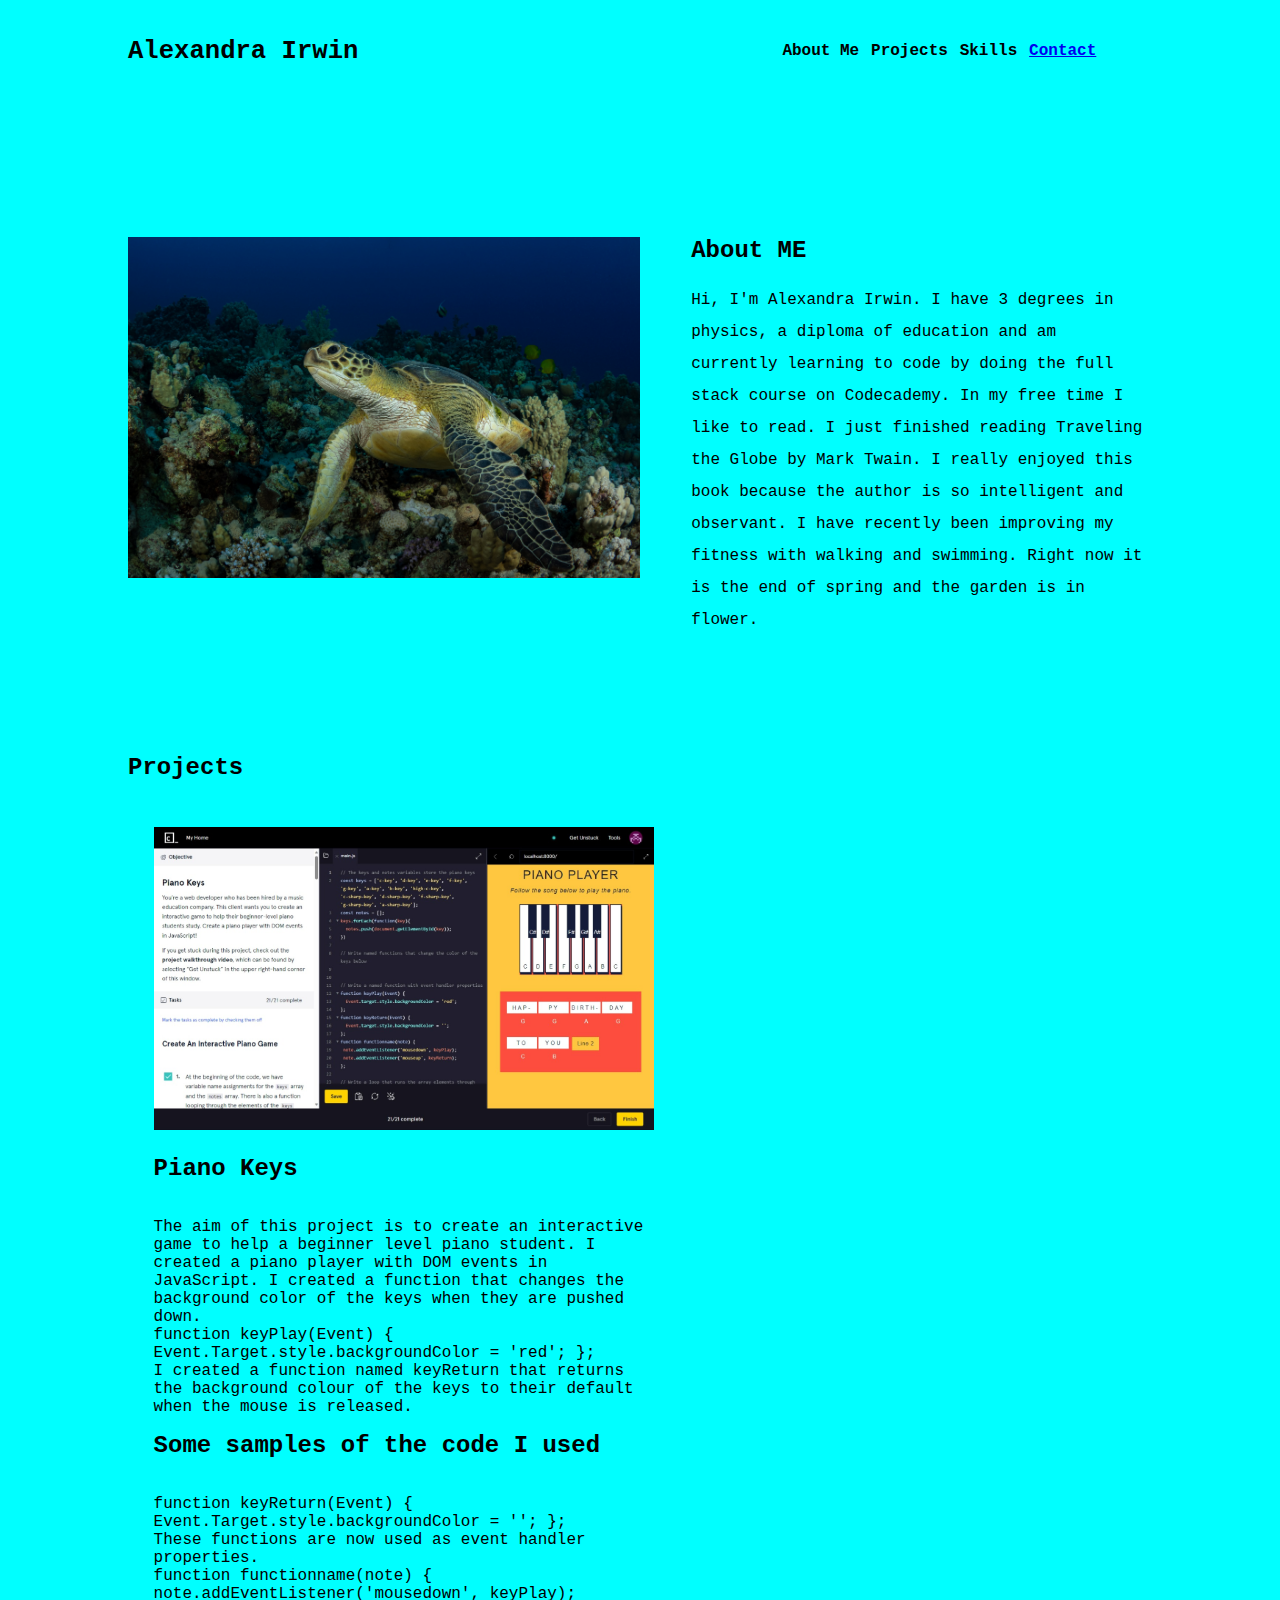
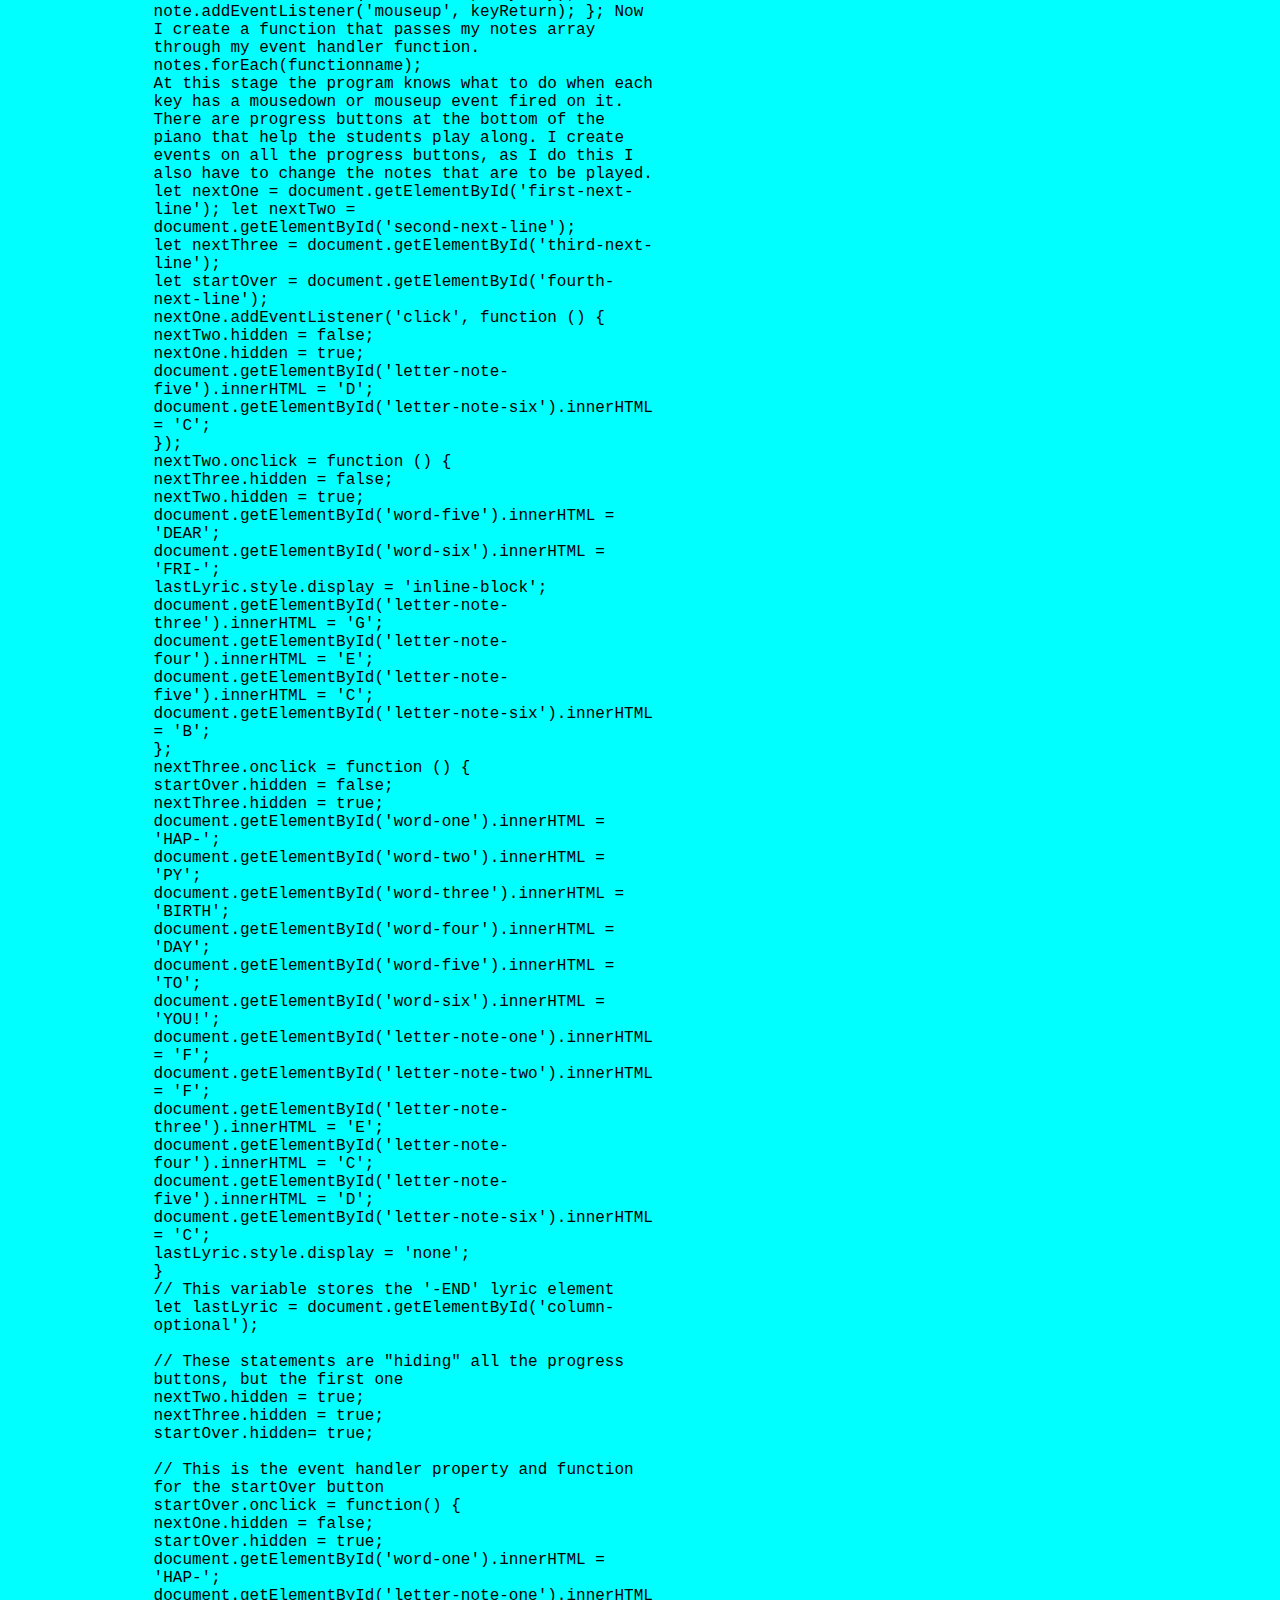
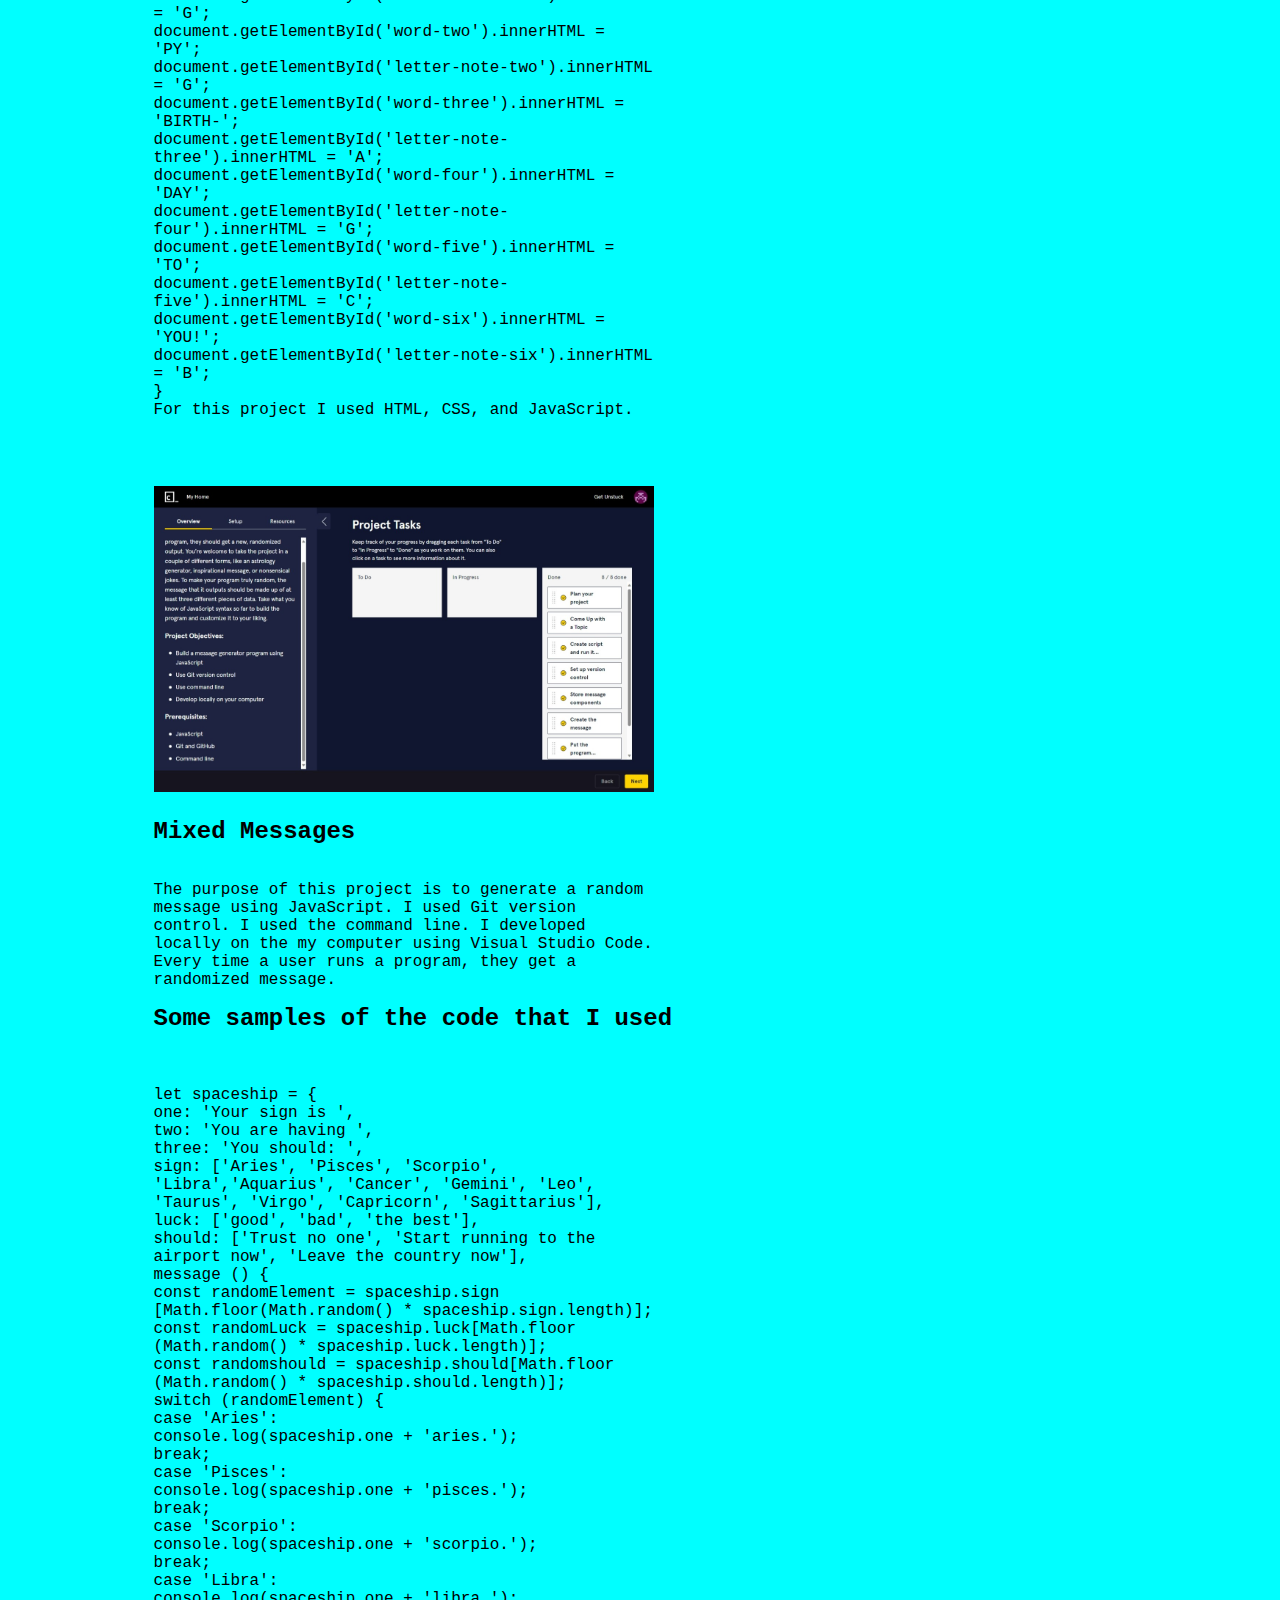
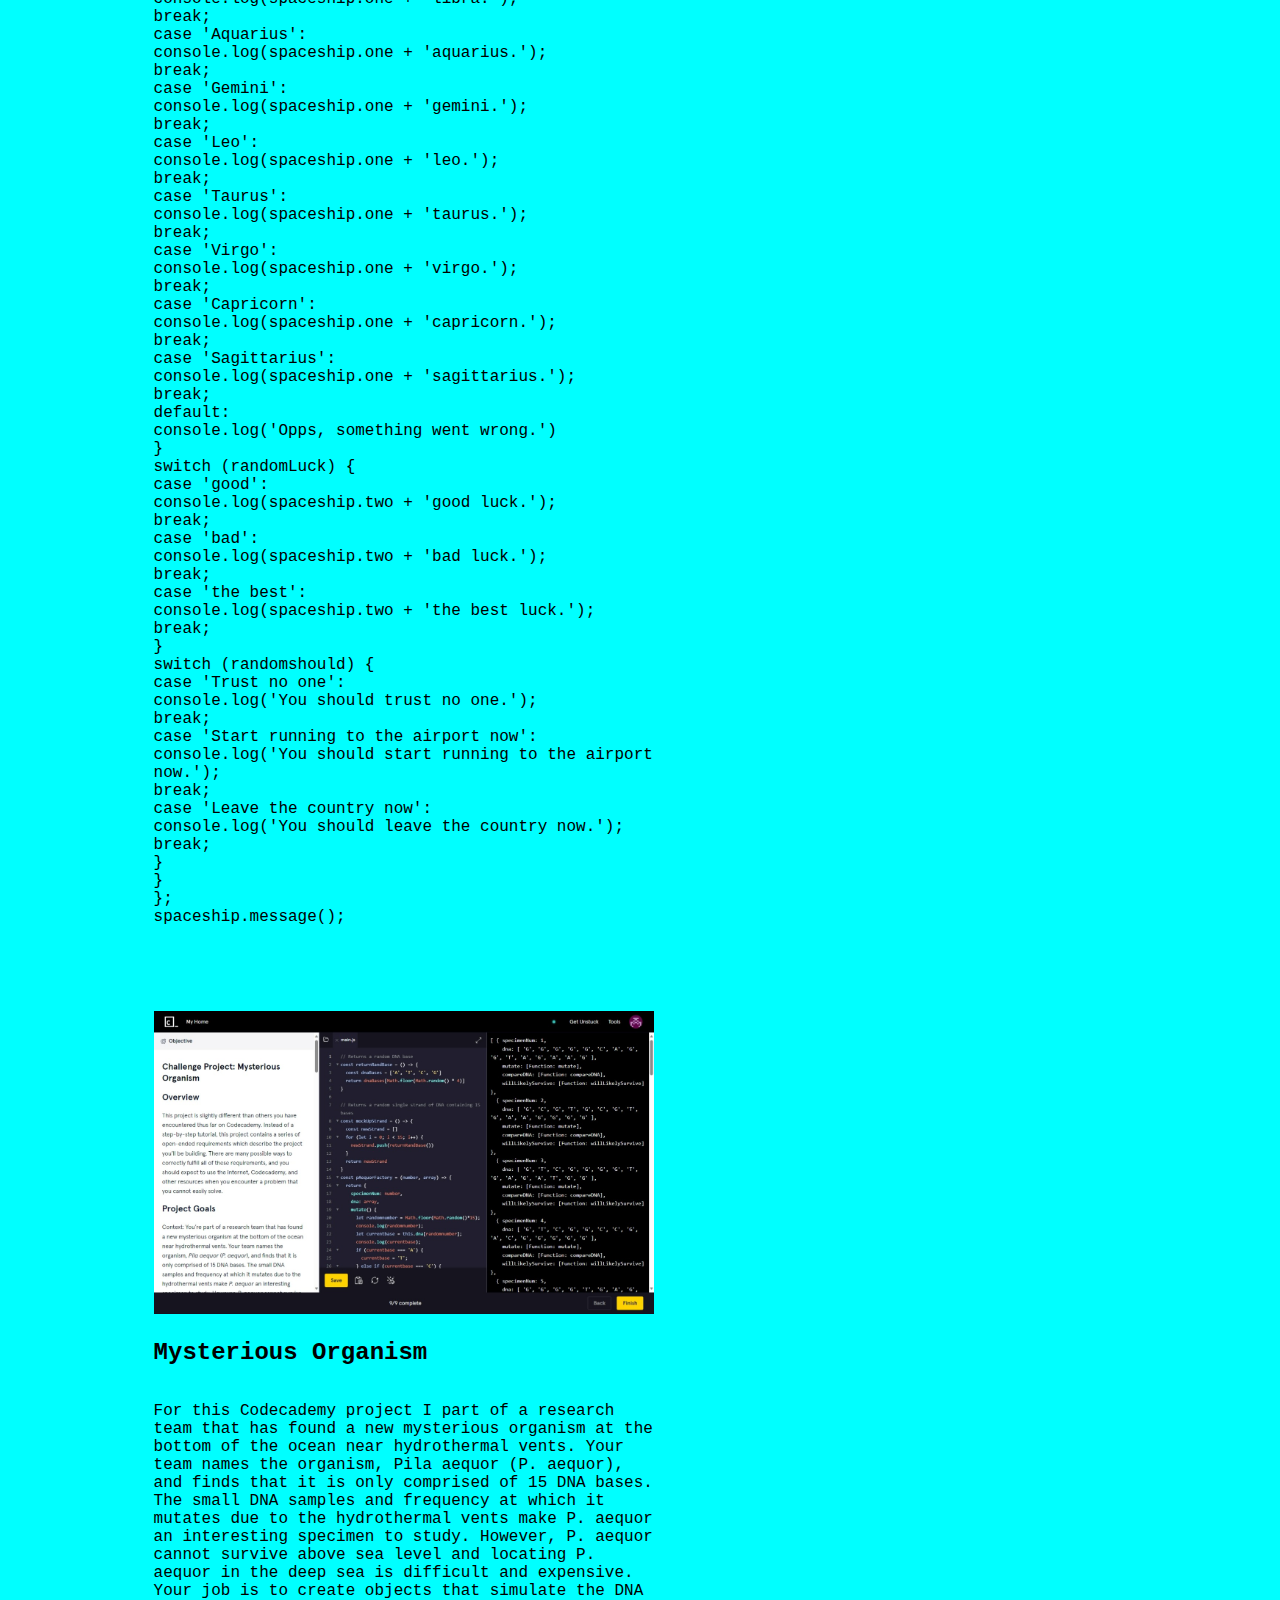
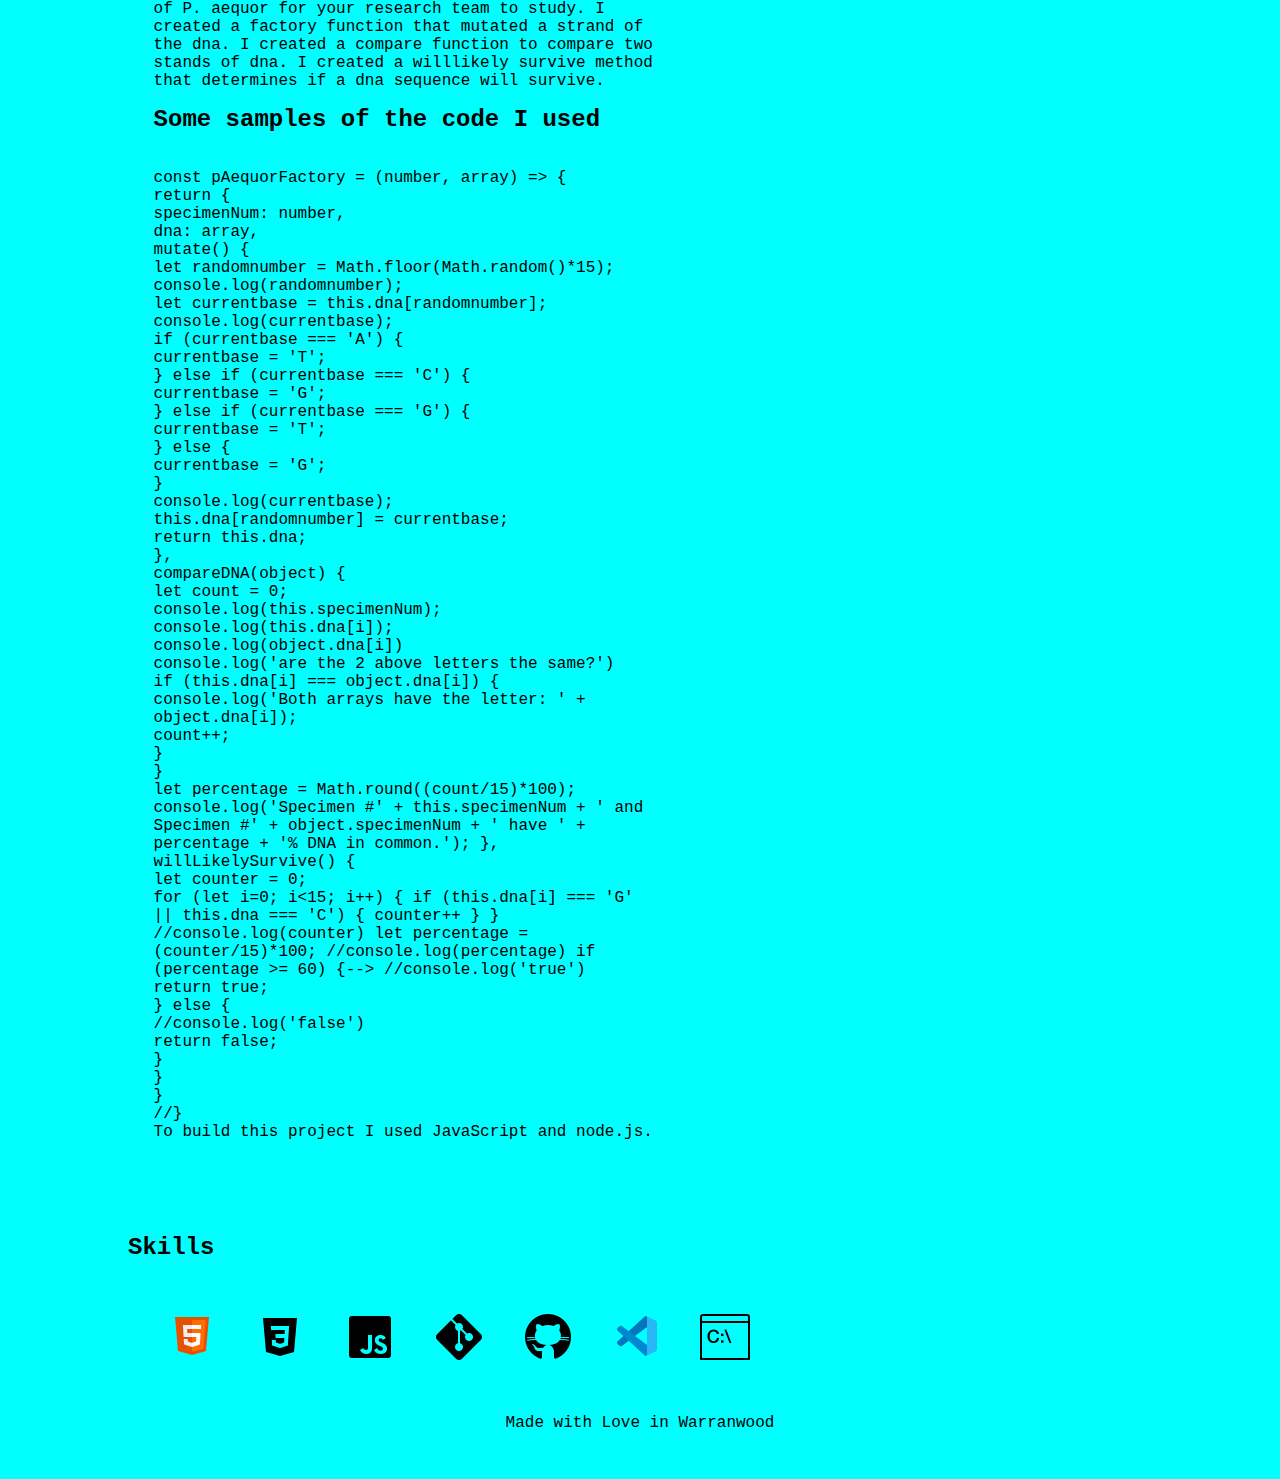
<file: index.html>
<!DOCTYPE html>
<html lang="en">
<head>
    <meta charset="UTF-8">
    <meta name="viewport" content="width=device-width, initial-scale=1.0">
    <title>Document</title>
    <link href="resources/css/index.css" type="text/css" rel="stylesheet" />
    
    <link rel="stylesheet" href="resources/css/slicknav.css">
    <script src="https://code.jquery.com/jquery-3.6.0.min.js"></script>
    <script src="resources/jquery.slicknav.min.js"></script>
    <script type="text/javascript">
      $(document).ready(function() {
        $('#nav_menu').slicknav({prependTo:"#mobile_menu"});
      });
    </script>
    <script src="resources/script.js" async></script>
</head>
<body>
    <div id="page">
        
        <header>
            <div id="getthis">          
            <h1 id="howdy">Alexandra Irwin</h1></div>
            <nav id="mobile_menu">
              
            </nav>
            <nav id="nav_menu">
                <ul>
                    <li>About Me</li>
                    <li>Projects</li>
                    <li>Skills</li>
                    <li><a href="contact.html">Contact</a></li>
                    
                </ul>
            </nav>
          
        </header>
        <div id="content">
            <article id="one">
              
              <div class="turtlecontainer">
                <img id="firstturtle" src="resources/images/pascal-van-de-vendel-3Jab-duPbNA-unsplash.jpg" alt="a turtle in the sea" title="a green turtle" />
                <img id="secondturtle" src="resources/images/photo-1437622368342-7a3d73a34c8f.webp" alt="a different turtle" >
              </div>
              
              <div class="description">
                <h2>About ME</h2>
                <p id="helloworld">Hi, I'm Alexandra Irwin. I have 3 degrees in physics, a diploma of education and am currently learning to code by doing the full stack course on Codecademy. In my free time I like to read. I just finished reading Traveling the Globe by Mark Twain. I really enjoyed this book because the author is so intelligent and observant. I have recently been improving my fitness with walking and swimming. Right now it is the end of spring and the garden is in flower. </p>
              </div>
            </article>
        </div> 
        <div id="projects"> 
          <div class="container">  
            
            
            <h2 >Projects</h2>
             <div class="main">
                <div class="spacer"   
                  <div class="cards">
                    <div class="col">
                     <img src="resources/images/Web capture_8-11-2023_11616_www.codecademy.com.jpeg" alt="desktop coding environment" title="desktop coding environment" />
                     <h2>Piano Keys</h2>  
                     <p>The aim of this project is to create an interactive game to help a beginner level piano student. I created a piano player with DOM events in JavaScript.
                      I created a function that changes the background color of the keys when they are pushed down. <br/> function keyPlay(Event) { <br/>
                        Event.Target.style.backgroundColor = 'red';
                        }; <br/>
                         I created a function named keyReturn that returns the background colour of the keys to their default when the mouse is released. <br/></p>
                         <h2>Some samples of the code I used</h2>
                         
                         <p>function keyReturn(Event) { <br/>
                        Event.Target.style.backgroundColor = '';
                         }; <br/>
                       These functions are now used as event handler properties. <br/>
                        function functionname(note) { <br/>
                        note.addEventListener('mousedown', keyPlay);<br/>
                        note.addEventListener('mouseup', keyReturn);
                       };
                       Now I create a function that passes my notes array through my event handler function.<br/> 
                       notes.forEach(functionname); <br/>
                       At this stage the program knows what to do when each key has a mousedown or mouseup event fired on it.<br/>
                       There are progress buttons at the bottom of the piano that help the students play along. I create events on all the progress buttons, as I do this I also have to change the notes that are to be played.<br/>let nextOne = document.getElementById('first-next-line');
                       let nextTwo = document.getElementById('second-next-line');<br/>
                       let nextThree = document.getElementById('third-next-line');<br/>
                       let startOver = document.getElementById('fourth-next-line');<br/>
                       nextOne.addEventListener('click', function () {<br/>
                         nextTwo.hidden = false;<br/>
                         nextOne.hidden = true;<br/>
                         document.getElementById('letter-note-five').innerHTML = 'D'; <br/>
                         document.getElementById('letter-note-six').innerHTML = 'C';<br/>
                       });<br/>
                       nextTwo.onclick = function () {<br/>
                        nextThree.hidden = false;<br/>
                        nextTwo.hidden = true;<br/>
                        document.getElementById('word-five').innerHTML = 'DEAR';<br/>
                        document.getElementById('word-six').innerHTML = 'FRI-';<br/>
                        lastLyric.style.display = 'inline-block';<br/>
                        document.getElementById('letter-note-three').innerHTML = 'G';<br/>
                        document.getElementById('letter-note-four').innerHTML = 'E';<br/>
                        document.getElementById('letter-note-five').innerHTML = 'C';<br/>
                        document.getElementById('letter-note-six').innerHTML = 'B';<br/>
                       };<br/>
                       nextThree.onclick = function () {<br/>
                         startOver.hidden = false;<br/>
                         nextThree.hidden = true;<br/>
                         document.getElementById('word-one').innerHTML = 'HAP-';<br/>
                         document.getElementById('word-two').innerHTML = 'PY';<br/>
                         document.getElementById('word-three').innerHTML = 'BIRTH';<br/>
                         document.getElementById('word-four').innerHTML = 'DAY';<br/>
                         document.getElementById('word-five').innerHTML = 'TO';<br/>
                         document.getElementById('word-six').innerHTML = 'YOU!';<br/>
                         document.getElementById('letter-note-one').innerHTML = 'F';<br/>
                         document.getElementById('letter-note-two').innerHTML = 'F';<br/>
                         document.getElementById('letter-note-three').innerHTML = 'E';<br/>
                         document.getElementById('letter-note-four').innerHTML = 'C';<br/>
                         document.getElementById('letter-note-five').innerHTML = 'D';<br/>
                         document.getElementById('letter-note-six').innerHTML = 'C';<br/>
                         lastLyric.style.display = 'none';<br/>
                       }<br/>
                       // This variable stores the '-END' lyric element<br/>
                       let lastLyric = document.getElementById('column-optional');<br/>
                       <br/>
                       // These statements are "hiding" all the progress buttons, but the first one<br/>
                       nextTwo.hidden = true;<br/>
                       nextThree.hidden = true;<br/>
                       startOver.hidden= true;<br/>
                       <br/>
                       
                       
                       
                       // This is the event handler property and function for the startOver button<br/>
                       startOver.onclick = function() {<br/>
                         nextOne.hidden = false;<br/>
                         startOver.hidden = true;<br/>
                          document.getElementById('word-one').innerHTML = 'HAP-';<br/>
                         document.getElementById('letter-note-one').innerHTML = 'G';<br/>
                         document.getElementById('word-two').innerHTML = 'PY';<br/>
                         document.getElementById('letter-note-two').innerHTML = 'G';<br/>
                         document.getElementById('word-three').innerHTML = 'BIRTH-';<br/>
                         document.getElementById('letter-note-three').innerHTML = 'A';<br/>
                         document.getElementById('word-four').innerHTML = 'DAY';<br/>
                         document.getElementById('letter-note-four').innerHTML = 'G';<br/>
                         document.getElementById('word-five').innerHTML = 'TO';<br/>
                         document.getElementById('letter-note-five').innerHTML = 'C';<br/>
                         document.getElementById('word-six').innerHTML = 'YOU!';<br/>
                         document.getElementById('letter-note-six').innerHTML = 'B';<br/>
                       } <br/>
                          For this project I used HTML, CSS, and JavaScript.

                        </p>
                    </div>
            
            
                    <div class="col">       
                      <img id="images" src="resources/images/Web capture_8-11-2023_1188_www.codecademy.com.jpeg" alt="computer environment"/>
                      <h2>Mixed Messages</h2>
                      <p>The purpose of this project is to generate a random message using JavaScript. I used Git version control. I used the command line. I developed locally on the my computer using Visual Studio Code. Every time a user runs a program, they get a randomized message.</p>
                      <h2>Some samples of the code that I used</h2>
                        <p><br/>  let spaceship = {<br/>
                        one: 'Your sign is ',<br/>
                        two: 'You are having ',<br/>
                        three: 'You should: ',<br/>
                        sign: ['Aries', 'Pisces', 'Scorpio', 'Libra','Aquarius', 'Cancer', 'Gemini', 'Leo', 'Taurus', 'Virgo', 'Capricorn', 'Sagittarius'],<br/>
                        luck: ['good', 'bad', 'the best'],<br/>
                        should: ['Trust no one', 'Start running to the airport now', 'Leave the country now'],<br/>
                        message () {<br/>
                          const randomElement = spaceship.sign<br/>[Math.floor(Math.random() * spaceship.sign.length)];<br/>  
                       const randomLuck = spaceship.luck[Math.floor<br/>(Math.random() * spaceship.luck.length)];<br/>
                       const randomshould = spaceship.should[Math.floor<br/>(Math.random() * spaceship.should.length)];<br/>
                       switch (randomElement) {<br/>
                        case 'Aries':<br/>
                        console.log(spaceship.one + 'aries.');<br/>
                        break;<br/>
                        case 'Pisces':<br/>
                        console.log(spaceship.one + 'pisces.');<br/>
                        break;<br/>
                        case 'Scorpio':<br/>
                        console.log(spaceship.one + 'scorpio.');<br/>
                        break;<br/>
                         case 'Libra':<br/>
                        console.log(spaceship.one + 'libra.');<br/>
                        break;<br/>
                         case 'Aquarius':<br/>
                        console.log(spaceship.one + 'aquarius.');<br/>
                        break;<br/>
                         case 'Gemini':<br/>
                        console.log(spaceship.one + 'gemini.');<br/>
                        break;<br/>
                       case 'Leo':<br/>
                        console.log(spaceship.one + 'leo.');<br/>
                        break;<br/>
                         case 'Taurus':<br/>
                        console.log(spaceship.one + 'taurus.');<br/>
                        break;<br/>
                         case 'Virgo':<br/>
                        console.log(spaceship.one + 'virgo.');<br/>
                        break;<br/>
                         case 'Capricorn':<br/>
                        console.log(spaceship.one + 'capricorn.');<br/>
                        break;<br/>
                         case 'Sagittarius':<br/>
                        console.log(spaceship.one + 'sagittarius.');<br/>
                        break;<br/>
                        default:<br/>
                        console.log('Opps, something went wrong.')<br/>

                        
                        
                      }<br/>
                      switch (randomLuck) {<br/>
                        case 'good':<br/>
                        console.log(spaceship.two + 'good luck.');<br/>
                        break;<br/>
                        case 'bad':<br/>
                        console.log(spaceship.two + 'bad luck.');<br/>
                        break;<br/>
                        case 'the best':<br/>
                        console.log(spaceship.two + 'the best luck.');<br/>
                        break;<br/>
                      }<br/>
                      switch (randomshould) {<br/>
                        case 'Trust no one':<br/>
                        console.log('You should trust no one.');<br/>
                        break;<br/>
                        case 'Start running to the airport now':<br/>
                        console.log('You should start running to the airport now.');<br/>
                        break;<br/>
                        case 'Leave the country now':<br/>
                        console.log('You should leave the country now.');<br/>
                        break;<br/>
                      }<br/>
                        }<br/>
                      };<br/>
                      spaceship.message();<br/>
                    
                      <br/>
                       </p>
                    </div>  
            
            
                   <div class ="col">     
                     <img src="resources/images/Web capture_8-11-2023_11928_www.codecademy.com.jpeg" />
                     <h2>Mysterious Organism</h2>
                     <p>For this Codecademy project I part of a research team that has found a new mysterious organism at the bottom of the ocean near hydrothermal vents. Your team names the organism, Pila aequor (P. aequor), and finds that it is only comprised of 15 DNA bases. The small DNA samples and frequency at which it mutates due to the hydrothermal vents make P. aequor an interesting specimen to study. However, P. aequor cannot survive above sea level and locating P. aequor in the deep sea is difficult and expensive. Your job is to create objects that simulate the DNA of P. aequor for your research team to study. I created a factory function that mutated a strand of the dna. I created a compare function to compare two stands of dna. I created a willlikely survive method that determines if a dna sequence will survive.</p>
                      <h2>Some samples of the code I used</h2>
                      <p>const pAequorFactory = (number, array) => {<br/>
                      return {<br/>
                      specimenNum: number,<br/>
                      dna: array,<br/>
                      mutate() {<br/>
                        let randomnumber = Math.floor(Math.random()*15);<br/>
                        console.log(randomnumber);<br/>
                        let currentbase = this.dna[randomnumber];<br/>
                        console.log(currentbase);<br/>
                        if (currentbase === 'A') {<br/>
                          currentbase = 'T';<br/>
                        } else if (currentbase === 'C') {<br/>
                          currentbase = 'G';<br/>
                        } else if (currentbase === 'G') {<br/>
                          currentbase = 'T';<br/>
                        } else {<br/>
                          currentbase = 'G';<br/>
                        } <br/>
                        console.log(currentbase);<br/>
                        this.dna[randomnumber] = currentbase;<br/>
                        return this.dna;<br/>
                      },<br/>
                      compareDNA(object) {<br/>
                      let count = 0; <br/>
                      console.log(this.specimenNum);<br/>
                      <for(let i=0; i<15; i++) { <br/>
                      console.log(this.dna[i]);<br/>
                      console.log(object.dna[i])<br/>
                      console.log('are the 2 above letters the same?')<br/>
                      if (this.dna[i] === object.dna[i]) {<br/>
                      console.log('Both arrays have the letter: ' + object.dna[i]);<br/>
                      count++;<br/>
                      }<br/>
                       }<br/>
                      let percentage = Math.round((count/15)*100);<br/>
                       console.log('Specimen #' + this.specimenNum + ' and Specimen #' + object.specimenNum + ' have ' + percentage + '% DNA in common.');
                       },<br/>
                      willLikelySurvive() {<br/>
                      let counter = 0;<br/>
                      for (let i=0; i<15; i++) {
                        if (this.dna[i] === 'G' || this.dna === 'C') {
                          counter++
                        }
                      }
                        //console.log(counter)
                        let percentage = (counter/15)*100;
                        //console.log(percentage)
                        if (percentage >= 60) {-->
                          //console.log('true')<br/>
                          return true;<br/>
                          
                        } else {<br/>
                          //console.log('false')<br/>
                          return false;<br/>
                          
                        }<br/>
                      
                     }  <br/>
                      }<br/>
                      //}<br/>
                      To build this project I used JavaScript and node.js.
                       </p>           
                    </div>
                  </div>  
                </div>
              </div>
          </div>  
        </div>  
        <div class="container">
            <article class="otherclass">
                <h2 id="skills">Skills</h2>
                <ul class="list">
                   
                    <li><img src="resources/images/html5.png"/></li>
                    
                    <li><img src="resources/images/css logo.png"/></li>
                    
                    <li><img src="resources/images/download.png"/></li>
                    
                    <li><img src="resources/images/download (3).png"/></li>
                    
                    <li><img src="resources/images/download (4).png"/></li>
                    
                    <li><img src="resources/images/download (2).png"/></li>
                    
                    <li><img src="resources/images/download (1).png"/></li>
                </ul>
            </article>
        </div>
        
        <footer>
          <div class="lastone">
            <p>Made with Love in Warranwood</p>
          </div>
        </footer>
    
    
</body>
</html>
</file>
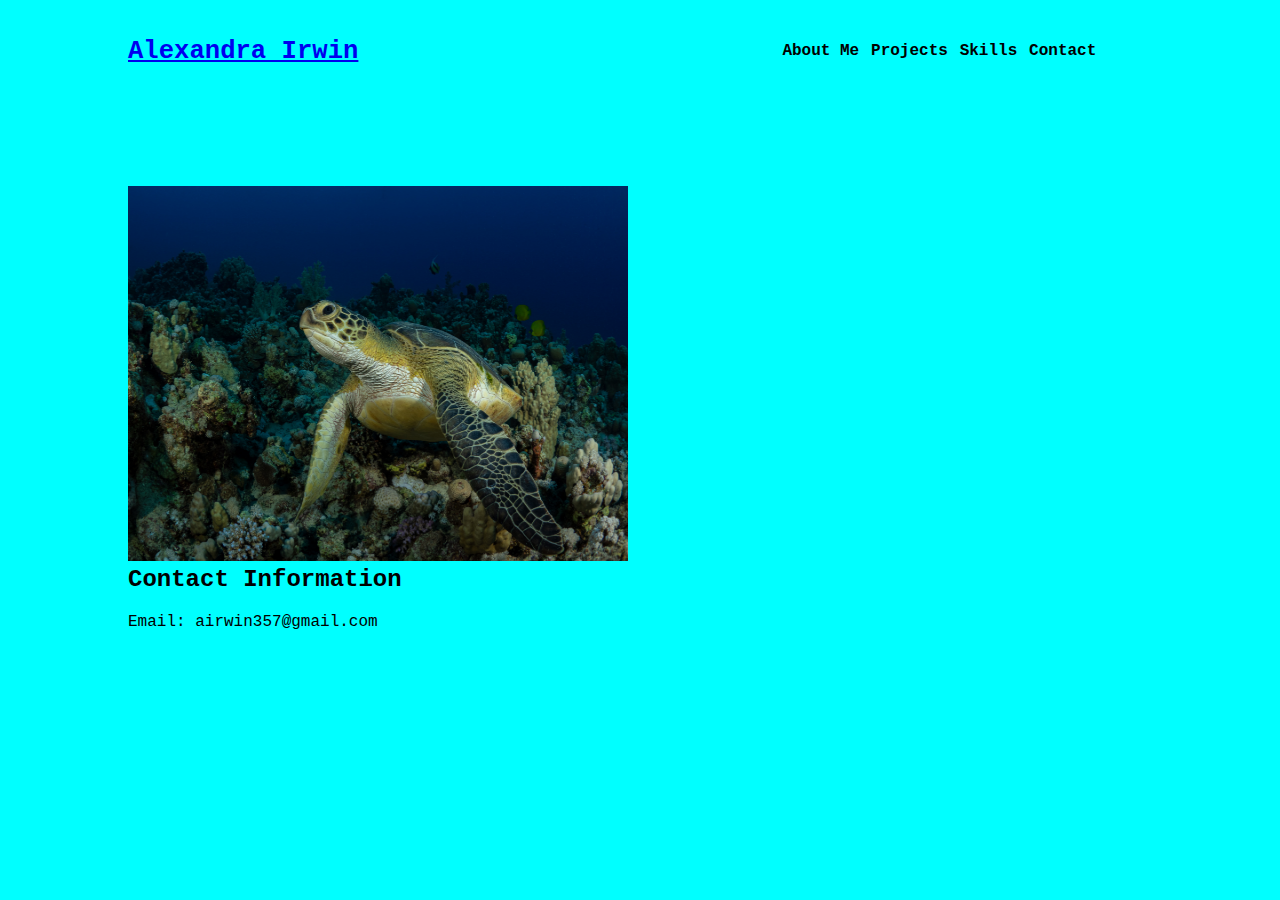
<file: contact.html>
<!DOCTYPE html>
<html lang="en">
<head>
    <meta charset="UTF-8">
    <meta name="viewport" content="width=device-width, initial-scale=1.0">
    <title>Document</title>
    <link href="resources/css/index.css" type="text/css" rel="stylesheet" />
</head>
<body>
    <div id="page">
        <header>
            <h1><a href="index.html">Alexandra Irwin</a></h1>
            <nav>
                <ul>
                    <li>About Me</li>
                    <li>Projects</li>
                    <li>Skills</li>
                    <li>Contact</li>
                    
                </ul>
            </nav>
        </header>
        <article id="one">
            <img src="resources/images/pascal-van-de-vendel-3Jab-duPbNA-unsplash.jpg" alt="a turtle in the sea" title="a green turtle" height="375" width="500"  class="align-right"/>
            <h2>Contact Information</h2>
            <p> Email: airwin357@gmail.com </p>

        </article>
    </div>
    
</body>
</html>
</file>
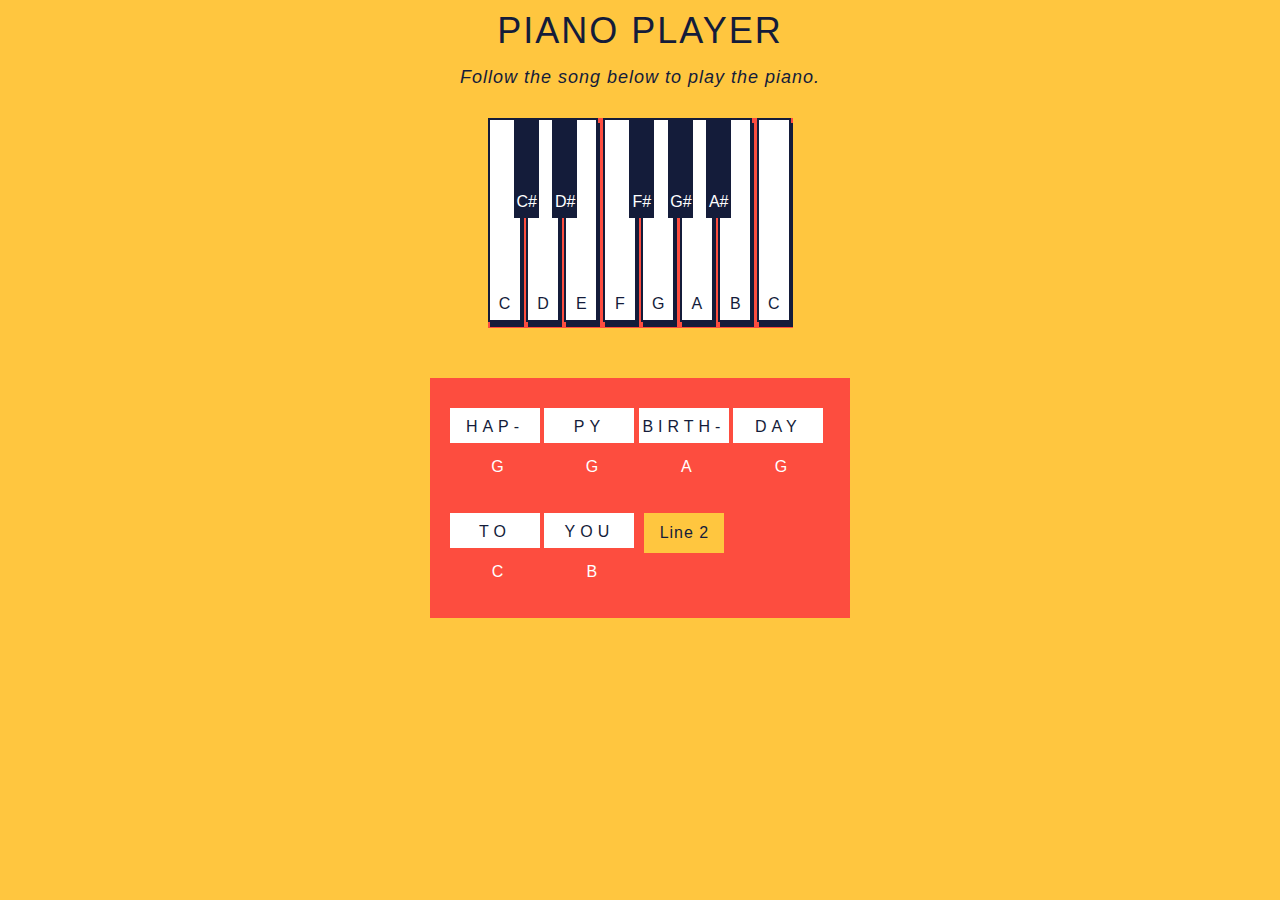
<file: resources/images/Piano Keys _ Codecademy_files/saved_resource.html>
<!DOCTYPE html>
<!-- saved from url=(0060)https://c835b538beb1422e905882560dbf3df9.cc-propeller.cloud/ -->
<html lang="en"><head><meta http-equiv="Content-Type" content="text/html; charset=UTF-8">
  
  <link rel="stylesheet" href="./style.css">
</head>

<body>
  <p class="title">Piano Player</p>
  <p id="demo">Follow the song below to play  the piano.</p>
  <section class="piano">
    <section id="c-key" class="key">
      <section class="keynote">C</section>
    </section>
    <section id="c-sharp-key" class="black-key">
      <section class="black-keynote">C#</section>
    </section>
    <section id="d-key" class="key">
      <section class="keynote">D</section>
    </section>
    <section id="d-sharp-key" class="black-key">
      <section class="black-keynote">D#</section>
    </section>
    <section id="e-key" class="key">
      <section class="keynote">E</section>
    </section>
    <section id="f-key" class="key">
      <section class="keynote">F</section>
    </section>
    <section id="f-sharp-key" class="black-key">
      <section class="black-keynote">F#</section>
    </section>
    <section id="g-key" class="key">
      <section class="keynote">G</section>
    </section>
    <section id="g-sharp-key" class="black-key">
      <section class="black-keynote">G#</section>
    </section>
    <section id="a-key" class="key">
      <section class="keynote">A</section>
    </section>
    <section id="a-sharp-key" class="black-key">
      <section class="black-keynote">A#</section>
    </section>
    <section id="b-key" class="key">
      <section class="keynote">B</section>
    </section>
    <section id="high-c-key" class="key">
      <div class="keynote">C</div>
    </section>
  </section>

  <section id="lyrics">
    <section id="column-one">
      <section id="word-one">HAP-</section>
      <section id="letter-note-one">G</section>
    </section>
    <section id="column-two">
      <section id="word-two">PY</section>
      <section id="letter-note-two">G</section>
    </section>
    <section id="column-three">
      <section id="word-three">BIRTH-</section>
      <section id="letter-note-three">A</section>
    </section>
    <section id="column-four">
      <section id="word-four">DAY</section>
      <section id="letter-note-four">G</section>
    </section>
    <section id="column-five">
      <section id="word-five">TO</section>
      <section id="letter-note-five">C</section>
    </section>
    <section id="column-six">
      <section id="word-six">YOU</section>
      <section id="letter-note-six">B</section>
    </section>
    <section id="column-optional" class="column-optional">
      <section id="word-optional">END</section>
      <section id="letter-note-optional">A</section>
    </section>

    <button id="first-next-line">Line 2</button>
    <button id="second-next-line" hidden="">Line 3</button>
    <button id="third-next-line" hidden="">Line 4</button>
    <button id="fourth-next-line" hidden="">Reset</button>
  </section>

  <script src="./main.js.download"></script>



<script type="text/javascript" src="./relay.js.download"></script><script type="text/javascript" src="./jquery.min.js.download"></script><script type="text/javascript" src="./jquery.expect.js.download"></script></body></html>
</file>
<file: resources/css/index.css>
body {
    margin: 0;
    padding: 0;
    background-color: aqua;
    font-size: 100%;
}
#mobile_menu {
    display: none;
}
header {
    
}
header h1 {
    font-weight: bold;
    width: 50%;
    padding-top: 20px;
    padding-bottom: 10%;
    font-size: 2em;
}
header h1 #howdy {
    width: 50%;
}
#helloworld {
    line-height: 2;
    
}
#getthis {
    width: 50%;
}
header nav {
    padding-top: 2.5%;
   position: relative;
   top: 1.3%;
   width: 40%;
}
header nav li {
    display: inline-block;
    padding-right: 0.6% ;
    font-weight: 900;
    font-size: 1.25em;

}
header {
    
    display: flex;
   
    justify-content: space-between;
}
h2 {
    margin-top: 0;
}
body {
    width: 80%;
    margin: 0 auto;
    font-family: 'Courier New', Courier, monospace;
}
.content {
    
}
.two {
   
}
div.turtlecontainer {
    margin: 0 0 0 0 ;
    max-width: 100%;
    padding: 0;
    min-width: 50%;
    
    
}
.turtlecontainer img {
    max-width: 100%;
    padding: 0;
    object-fit: contain;
    
}
img #firstturtle {
    width: 100%;
}
img #secondturtle {
    width:100%;
    
    
}
div#content {
    margin: 10% auto;
    
}
.description {
    margin: 0 0  0 5%;
}
#content article {
  display: flex;
  justify-content: space-around;
}
img.align-right {
 /*float: right;
 margin-left: 5%;
 z-index: 1;*/
}
/*article.thisclass {
    position: relative;
    top: 10%;
    ;
}*/
/*article.otherclass {
    position: relative;
    top: 10%;
}
footer {
    position: relative;
    top: 15%;
    text-align: center;
    margin: auto 0;

}*/
ul li {
    display: inline-block;
    padding-right: 4%;
}
/*#projects {
    position: relative;
    top: 12%;
    
}
article.thisclass img {
   /* width: ;
    height: ;
    object-fit: tain;
    margin: 0.07% auto;*/
}
.container {
    margin: 0 auto;
}
.cards {
    display: flex;
    flex-wrap: wrap;
    justify-content: space-around;

}
.col {
    display: inline-flex;
    flex-direction: column;
    justify-content: space-between;
    margin: 2.5%;
}
.col img {
    max-width: 100%;
    max-width: 500px;
    margin-bottom: 5%;
}
.col p {
    max-width: 100%;
    max-width: 500px;
}
.turtlecontainer img {
    max-width: 100%;
}
#secondturtle {
    
    
 
    display: none;

}
h2#skills {
    margin: 5% 5% 5% 0%;
}
footer {
    margin: 5%
    display: flex;
    justify-content: center;
}
ul.list {
    display: flex;
    
}
div.lastone {
    display:flex;
    justify-content: center;
    margin: 3%;
}
@media only screen and (max-width : 1496px) {
    nav ul li {
        font-size: 1em;
    }
    
}
@media only screen and (max-width: 1460px) {
    header h1 {
        font-size: 1.6em;
    }
}

@media only screen and (max-width: 1174px) {
    header h1 {
        font-size: 1.4em;
    }
}
@media only screen and (max-width: 1126px) {
    nav ul li {
        font-size: 0.9em;
    }
}
@media only screen and (max-width: 1037px) {
    header nav {
        width: 50%;

    }
    h1#howdy {
        width: 100%;
    }
}
@media only screen and (max-width: 834px) {
    header {
        display: flex;
        flex-direction: column;
        justify-content: space-evenly;
        align-items: center;
    }
    nav ul {
        padding-left: 0;
        text-align: center;
    }
    h1#howdy {
        padding-bottom: 0;
        text-align: center;
    }
}
@media only screen and (max-width:739px) {
    header h1 {
        font-size: 1.5em;
    }
    nav ul li {
        font-size: 1.1em;
    }
    #nav_menu {
        display: none;
    }
    #mobile_menu {
        display: block;
    }
    
    #content article {
       display: flex;
       flex-direction: column;
    }
    .turtlecontainer {
        margin-bottom: 2%;
    }    

}

@media only screen and (max-width: 440px) {
     .col img {
        width: 100%;
     }
     img#images {
        width: 100%;
     }
     div.col {
        width: 100%;
     }
     ul.list {
        display: flex;
        flex-wrap: wrap;
     }
     ul.list li {
        padding: 3%;
     }
}
</file>
<file: resources/images/Piano Keys _ Codecademy_files/style.css>
body{
  margin: 0;
  padding: 0;
  font-family: sans-serif;
  background: #ffc63f;
}
.title{
  font-size: 36px;
  margin-top: 10px;
  margin-bottom: 0px;
  padding: 0;
  color: #141c3a;
  text-transform: uppercase;
  letter-spacing: 2px;
  text-align: center;
}
#demo{
  text-align: center;
  font-size: 18px;
  margin-top: 15px;
  color: #141c3a;
  letter-spacing: 1px;
  font-style: italic;
}
.piano{
  width: 305px;
  height: 210px;
  display: block;
  margin: 0 auto;
  background-color: #fd4d3f;
  margin-top: 30px;
}
.key{
  width: 30px;
  height: 200px;
  display: inline-block;
  border: solid #141c3a 2px;
  box-shadow: 2px 5px;
  background-color: white;
  color: #141c3a;
}
.black-key{
  width: 25px;
  height: 100px;
  display: inline-block;
  background-color: #141c3a;
  color: white;
  position: absolute;
  margin-left: -12px;
  padding: 0px;
}
.keynote{
  width: 20px;
  height: 20px;
  text-align: center;
  display: block;
  margin: 0 auto;
  margin-top: 175px;
  color: #141c3a;
}
.black-keynote{
  width: 20px;
  height: 20px;
  text-align: center;
  display: block;
  margin: 0 auto;
  margin-top: 75px;
}
#lyrics{
  width: 400px;
  height: 240px;
  display: block;
  margin: 0 auto;
  padding-left: 20px;
  margin-top: 50px;
  background-color: #fd4d3f;
}
#column-one, #column-two, #column-three, #column-four, #column-five, #column-six, #column-optional{
  width: 90px;
  display: inline-block;
  text-align: center;
  margin-top: 30px;
}
#column-optional{
  display: none;
}
#word-one, #word-two, #word-three, #word-four, #word-five, #word-six, #word-optional{
  background-color: white;
  width: 90px;
  height: 25px;
  padding-top: 10px;
  letter-spacing: 5px;
  color: #141c3a;
}
#letter-note-one, #letter-note-two, #letter-note-three, #letter-note-four, #letter-note-five, #letter-note-six, #letter-note-optional{
  color: white;
  width: 25px;
  height: 25px;
  margin-top: 15px;
  margin-left: 35px;
}
#first-next-line, #second-next-line, #third-next-line, #fourth-next-line{
  width: 80px;
  height: 40px;
  font-size: 16px;
  position: absolute;
  margin-top: 30px;
  margin-left: 10px;
  border: none;
  background-color: #ffc63f;
  color: #141c3a;
  letter-spacing: 1px;
  cursor: pointer;
}
</file>
